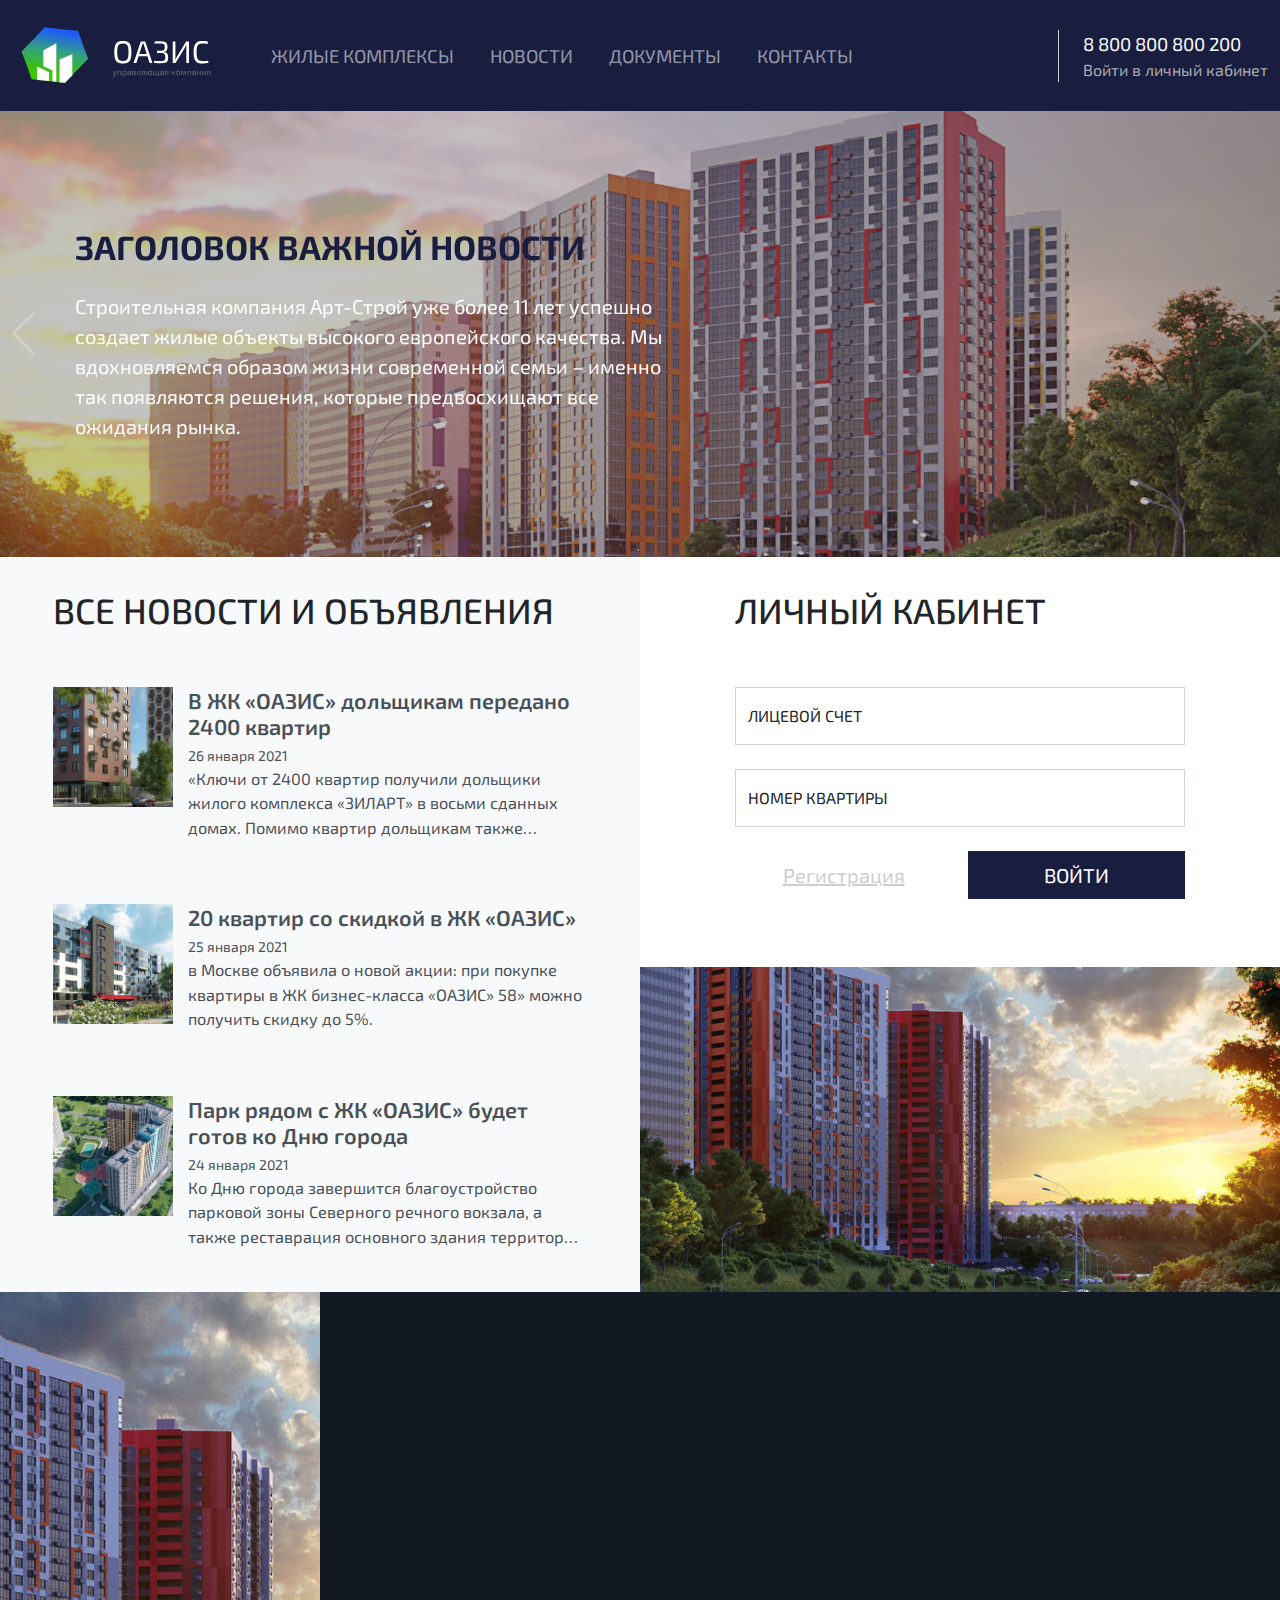
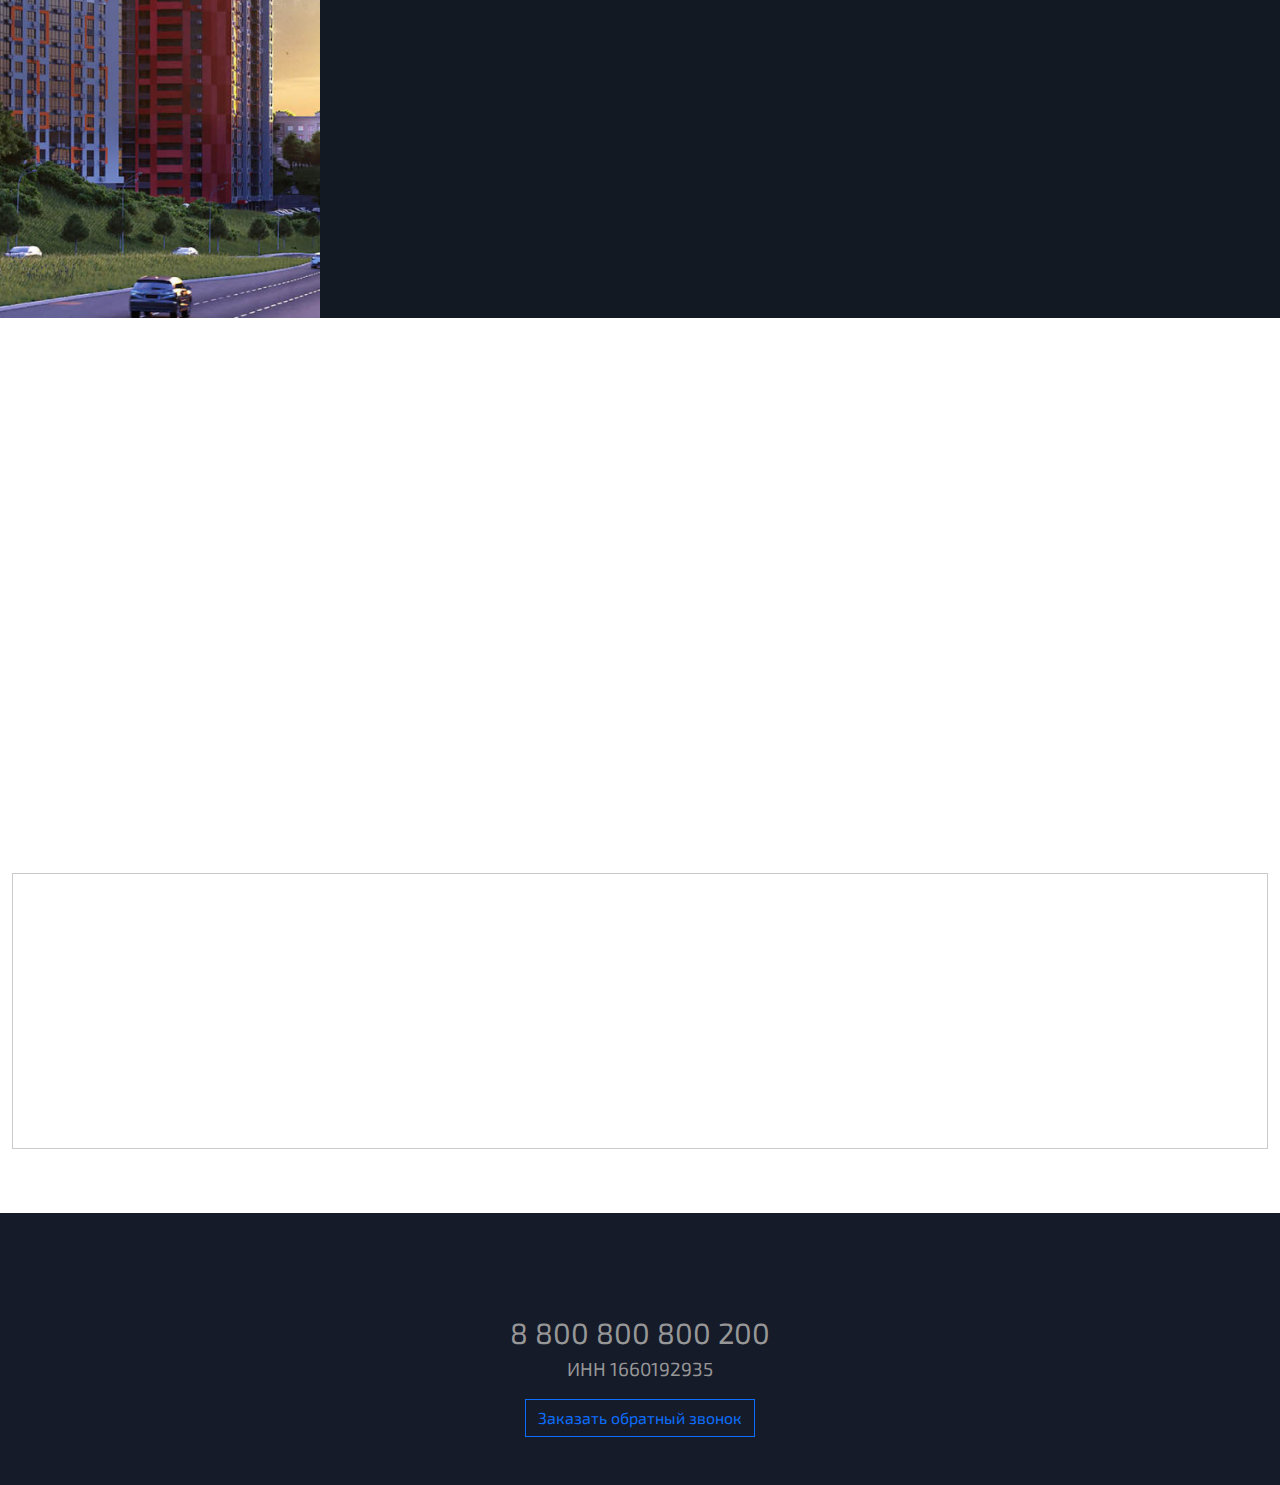
<file: index.html>
<!DOCTYPE html>
<html lang="ru">

<head>
    <meta charset="UTF-8">
    <meta name="viewport" content="width=device-width, initial-scale=1.0">
    <title>ОАЗИС - управляющая компания</title>
    <link rel="apple-touch-icon" sizes="180x180" href="assets/images/favicon/apple-touch-icon.png">
    <link rel="icon" type="image/png" sizes="32x32" href="assets/images/favicon/favicon-32x32.png">
    <link rel="icon" type="image/png" sizes="16x16" href="assets/images/favicon/favicon-16x16.png">
    <link rel="manifest" href="assets/images/favicon/site.webmanifest">
    <meta name="msapplication-TileColor" content="#da532c">
    <meta name="theme-color" content="#ffffff">
    <link rel="stylesheet" href="assets/libs/animate.css/animate.css">
    <link rel="preconnect" href="https://fonts.gstatic.com">
    <link href="https://fonts.googleapis.com/css2?family=Exo+2:wght@300;400;500;600;700&display=swap" rel="stylesheet">
    <link rel="stylesheet" href="https://cdnjs.cloudflare.com/ajax/libs/animate.css/4.1.1/animate.min.css" />
    <link rel="stylesheet" href="css/style.css">
    <link rel="stylesheet" href="assets/libs/bootstrap/css/bootstrap.css">
    <link rel="stylesheet" href="assets/libs/swiper/swiper-bundle.min.css">


</head>

<body class="min-vh-100">
    <header class="header">
        <nav class="navbar navbar-dark navbar-expand-lg header__navbar">
            <div class="container-xxl">
                <a class="navbar-brand" href="#">
                    <img src="assets/svg/logo.svg" alt="">
                </a>
                <button class="navbar-toggler rounded-0" type="button" data-bs-toggle="collapse" data-bs-target="#navbarText"
                    aria-controls="navbarText" aria-expanded="false" aria-label="Toggle navigation">
                    <span class="navbar-toggler-icon"></span>
                </button>
                <div class="collapse navbar-collapse" id="navbarText">
                    <ul class="navbar-nav me-auto mb-2 mb-lg-0">
                        <li class="nav-item">
                            <a class="nav-link" aria-current="page" href="#">Жилые комплексы </a>
                        </li>
                        <li class="nav-item">
                            <a class="nav-link" href="#">Новости</a>
                        </li>
                        <li class="nav-item">
                            <a class="nav-link" href="#">Документы</a>
                        </li>
                        <li class="nav-item">
                            <a class="nav-link" href="#">Контакты</a>
                        </li>
                    </ul>
                    <div class="header__info">
                        <div class="header__phone">
                            <a href="tel:+8800800800200">8 800 800 800 200</a>
                        </div>
                        <div class="header__lk-link">
                            <a href="">Войти в личный кабинет</a>
                        </div>
                    </div>
                </div>
            </div>
        </nav>
    </header>
    <div class="swiper-container swiper-main animate__animated animate__fadeIn" data-wow-delay="0.4s">
        <div class="swiper-wrapper">
            <div class="swiper-slide">
                <div class="slide__overlay"></div>
                <img class="w-100" src="assets/images/slide/01.png" alt="">
                <div class="slide__wrapper">
                    <div class="slide__desc">
                        <div class="slide__inner">
                            <h1 class="title mb-sm-4">ЗАГОЛОВОК ВАЖНОЙ
                                НОВОСТИ</h1>
                            <p>Строительная компания Арт-Строй уже более 11 лет успешно создает жилые объекты высокого
                                европейского качества. Мы вдохновляемся образом жизни современной семьи – именно так
                                появляются
                                решения, которые предвосхищают все ожидания рынка.</p>
                        </div>
                    </div>
                </div>

            </div>
            <div class="swiper-slide">
                <div class="slide__overlay"></div>
                <img class="w-100" src="assets/images/slide/01.png" alt="">
                <div class="slide__wrapper">
                    <div class="slide__desc">
                        <div class="slide__inner">
                            <h1 class="title mb-sm-4">ЗАГОЛОВОК ВАЖНОЙ
                                НОВОСТИ</h1>
                            <p>Строительная компания Арт-Строй уже более 11 лет успешно создает жилые объекты высокого
                                европейского качества. Мы вдохновляемся образом жизни современной семьи – именно так
                                появляются
                                решения, которые предвосхищают все ожидания рынка.</p>
                        </div>

                    </div>
                </div>
            </div>
        </div>
        <!-- Add Arrows -->
        <div class="swiper-button-next"></div>
        <div class="swiper-button-prev"></div>
  
    </div>
    <div class="container-fluid">
        <div class="row">
            <div class="col-lg-6 bg-light p-0" >
                <div class="news__wrap">
                    <h1 class="title wow animate__animated animate__fadeInUp" data-wow-delay="0.4s">
                        ВСЕ НОВОСТИ И ОБЪЯВЛЕНИЯ
                    </h1>
                    <div class="list-group news__list-group pt-sm-5 animate__animated animate__fadeIn" data-wow-delay="0.3s">
                        <a href="#" class="list-group-item list-group-item-action">
                            <img class="" src="assets/images/news/01.jpg" alt="">
                            <div class="news__list-wrap">
                                <h5 class="mb-1">В ЖК «ОАЗИС» дольщикам передано 2400 квартир</h5>
                                <small>26 января 2021</small>
                                <p class="mb-1 ">
                                    «Ключи от 2400 квартир получили дольщики жилого комплекса «ЗИЛАРТ» в восьми сданных
                                    домах. Помимо квартир дольщикам также передано 1374 машино-места», — сообщила глава
                                    комитета Москвы по обеспечению реализации инвестиционных проектов в строительстве и
                                    контролю в области долевого строительства Анастасия Пятова.
                                </p>
                            </div>
                        </a>
                        <a href="#" class="list-group-item list-group-item-action">
                            <img class="" src="assets/images/news/02.jpg" alt="">
                            <div class="news__list-wrap">
                                <h5 class="mb-1">20 квартир со скидкой в ЖК «ОАЗИС»</h5>
                                <small>25 января 2021</small>
                                <p class="mb-1">в Москве объявила о новой акции: при покупке квартиры в ЖК бизнес-класса
                                    «ОАЗИС» 58» можно получить скидку до 5%.</p>
                            </div>
                        </a>
                        <a href="#" class="list-group-item list-group-item-action">
                            <img class="" src="assets/images/news/03.jpg" alt="">
                            <div class="news__list-wrap">
                                <h5 class="mb-1">Парк рядом с ЖК «ОАЗИС» будет готов ко Дню города</h5>
                                <small>24 января 2021</small>
                                <p class="mb-1">
                                    Ко Дню города завершится благоустройство парковой зоны Северного речного вокзала, а
                                    также реставрация основного здания территории вблизи жилого комплекса бизнес-класса
                                    «ОАЗИС».
                                </p>

                            </div>
                        </a>
                 
                    </div>

                </div>

            </div>
            <div class="col-lg-6 p-0">
                <div class="lk__wrap">
                    <h1 class="title wow animate__animated animate__fadeInUp" data-wow-delay="0.5s">
                        ЛИЧНЫЙ КАБИНЕТ
                    </h1>
                    <div class="lk__form-wrap pt-sm-5 animate__animated animate__fadeIn" data-wow-delay="0.3s">
                        <form action="">
                            <div class="form-floating mb-4">
                                <input type="text" class="form-control" id="personalAccount" placeholder="ЛИЦЕВОЙ СЧЕТ">
                                <label for="personalAccount">ЛИЦЕВОЙ СЧЕТ</label>
                            </div>
                            <div class="form-floating">
                                <input type="text" class="form-control" id="Apartment" placeholder="НОМЕР КВАРТИРЫ">
                                <label for="Apartment">НОМЕР КВАРТИРЫ</label>
                            </div>

                            <div class="d-flex pt-4">
                                <button class="btn btn-lg btn__regist w-100 me-3" type="button">Регистрация</button>
                                <button class="btn btn-lg btn__enter w-100" type="button">ВОЙТИ</button>
                            </div>

                        </form>
                    </div>

                </div>
                <div class="lk__promo animate__animated animate__fadeIn" data-wow-delay="0.3s">
                    <img src="assets/images/promo/01.png" alt="">
                </div>


            </div>
        </div>
    </div>
    <section class="features">
        <div class="container-fluid">
            <div class="row">
                <div class="col-lg-3 p-0">
                    <div class="promo__img " style="background-image: url('./assets/images/promo/02.png');">
                      
                      </div>
                </div>
                <div class="col p-0">
                    <div class="features__wrap">
                        <div class="features__description">
                            <h1 class="title wow animate__animated animate__fadeInDown" data-wow-delay="0.4s">
                                УПРАВЛЯЮЩАЯ КОМПАНИЯ КОТОРАЯ ЗАБОТИТСЯ О ВАС!
                            </h1>
                            <p class="text pt-sm-4 wow animate__animated animate__fadeIn" data-wow-delay="0.5s">
                                Строительная компания Арт-Строй уже более 11 лет успешно создает жилые объекты высокого
                                европейского качества. Мы вдохновляемся образом жизни современной семьи – именно так
                                появляются решения, которые предвосхищают все ожидания рынка.
                            </p>
                        </div>
                        <div class="row mt-sm-5 g-4">
                            <div class="col-xl-6">
                                <div class="features__item wow animate__animated animate__fadeInUp" data-wow-delay="0.3s">
                                    <svg xmlns="http://www.w3.org/2000/svg" width="60" height="60" fill="currentColor" class="bi bi-wallet2" viewBox="0 0 16 16">
                                        <path d="M12.136.326A1.5 1.5 0 0 1 14 1.78V3h.5A1.5 1.5 0 0 1 16 4.5v9a1.5 1.5 0 0 1-1.5 1.5h-13A1.5 1.5 0 0 1 0 13.5v-9a1.5 1.5 0 0 1 1.432-1.499L12.136.326zM5.562 3H13V1.78a.5.5 0 0 0-.621-.484L5.562 3zM1.5 4a.5.5 0 0 0-.5.5v9a.5.5 0 0 0 .5.5h13a.5.5 0 0 0 .5-.5v-9a.5.5 0 0 0-.5-.5h-13z"/>
                                      </svg>
                                    <div class="features__item-inner">
                                        <h2 class="features__title">
                                            Лучшие цены
                                        </h2>
                                        <p class="text">
                                            Поставки напрямую от производителей
                                        </p>
                                    </div>
                                </div>
                            </div>
                            <div class="col-xl-6">
                                <div class="features__item wow animate__animated animate__fadeInUp" data-wow-delay="0.4s">
                                    <svg xmlns="http://www.w3.org/2000/svg" width="60" height="60" fill="currentColor" class="bi bi-people" viewBox="0 0 16 16">
                                        <path d="M15 14s1 0 1-1-1-4-5-4-5 3-5 4 1 1 1 1h8zm-7.978-1A.261.261 0 0 1 7 12.996c.001-.264.167-1.03.76-1.72C8.312 10.629 9.282 10 11 10c1.717 0 2.687.63 3.24 1.276.593.69.758 1.457.76 1.72l-.008.002a.274.274 0 0 1-.014.002H7.022zM11 7a2 2 0 1 0 0-4 2 2 0 0 0 0 4zm3-2a3 3 0 1 1-6 0 3 3 0 0 1 6 0zM6.936 9.28a5.88 5.88 0 0 0-1.23-.247A7.35 7.35 0 0 0 5 9c-4 0-5 3-5 4 0 .667.333 1 1 1h4.216A2.238 2.238 0 0 1 5 13c0-1.01.377-2.042 1.09-2.904.243-.294.526-.569.846-.816zM4.92 10A5.493 5.493 0 0 0 4 13H1c0-.26.164-1.03.76-1.724.545-.636 1.492-1.256 3.16-1.275zM1.5 5.5a3 3 0 1 1 6 0 3 3 0 0 1-6 0zm3-2a2 2 0 1 0 0 4 2 2 0 0 0 0-4z"/>
                                      </svg>
                                    <div class="features__item-inner">
                                        <h2 class="features__title">
                                            Довольные клиенты
                                        </h2>
                                        <p class="text">
                                            90% клиентов приходят к нам по рекомендации друзей
                                        </p>
                                    </div>
                                </div>
                            </div>
                            <div class="col-xl-6">
                                <div class="features__item wow animate__animated animate__fadeInUp" data-wow-delay="0.5s">
                                    <svg xmlns="http://www.w3.org/2000/svg" width="60" height="60" fill="currentColor" class="bi bi-check2-square" viewBox="0 0 16 16">
                                        <path d="M3 14.5A1.5 1.5 0 0 1 1.5 13V3A1.5 1.5 0 0 1 3 1.5h8a.5.5 0 0 1 0 1H3a.5.5 0 0 0-.5.5v10a.5.5 0 0 0 .5.5h10a.5.5 0 0 0 .5-.5V8a.5.5 0 0 1 1 0v5a1.5 1.5 0 0 1-1.5 1.5H3z"/>
                                        <path d="M8.354 10.354l7-7a.5.5 0 0 0-.708-.708L8 9.293 5.354 6.646a.5.5 0 1 0-.708.708l3 3a.5.5 0 0 0 .708 0z"/>
                                      </svg>
                                    <div class="features__item-inner">
                                        <h2 class="features__title">
                                            Качество
                                        </h2>
                                        <p class="text">
                                            Предлагаем только сертифицированную продукцию
                                        </p>
                                    </div>
                                </div>
                            </div>
                            <div class="col-xl-6">
                                <div class="features__item wow animate__animated animate__fadeInUp" data-wow-delay="0.6s">
                                    <svg xmlns="http://www.w3.org/2000/svg" width="60" height="60" fill="currentColor"
                                        class="bi bi-building" viewBox="0 0 16 16">
                                        <path fill-rule="evenodd"
                                            d="M14.763.075A.5.5 0 0 1 15 .5v15a.5.5 0 0 1-.5.5h-3a.5.5 0 0 1-.5-.5V14h-1v1.5a.5.5 0 0 1-.5.5h-9a.5.5 0 0 1-.5-.5V10a.5.5 0 0 1 .342-.474L6 7.64V4.5a.5.5 0 0 1 .276-.447l8-4a.5.5 0 0 1 .487.022zM6 8.694L1 10.36V15h5V8.694zM7 15h2v-1.5a.5.5 0 0 1 .5-.5h2a.5.5 0 0 1 .5.5V15h2V1.309l-7 3.5V15z" />
                                        <path
                                            d="M2 11h1v1H2v-1zm2 0h1v1H4v-1zm-2 2h1v1H2v-1zm2 0h1v1H4v-1zm4-4h1v1H8V9zm2 0h1v1h-1V9zm-2 2h1v1H8v-1zm2 0h1v1h-1v-1zm2-2h1v1h-1V9zm0 2h1v1h-1v-1zM8 7h1v1H8V7zm2 0h1v1h-1V7zm2 0h1v1h-1V7zM8 5h1v1H8V5zm2 0h1v1h-1V5zm2 0h1v1h-1V5zm0-2h1v1h-1V3z" />
                                    </svg>
                                    <div class="features__item-inner">
                                        <h2 class="features__title">
                                            Клиентский сервис
                                        </h2>
                                        <p class="text">
                                            Отвечаем на вопросы клиентов в течение 10 минут
                                        </p>
                                    </div>
                                </div>
                            </div>


                        </div>
                    </div>

                </div>
            </div>
        </div>
    </section>
    <section class="projects">
        <div class="container-fluid">
            <div class="row">
                <div class="col-sm-6 col-lg-4 p-0">
                    <div class="text-white projects__card wow animate__animated animate__fadeIn" data-wow-delay="0.4s">
                        <a href="">
                            <img src="assets/images/projects/01.png" alt="...">
                            <div class="card-img-overlay">
                                <h1 class="title wow animate__animated animate__fadeInUp" data-wow-delay="0.4s">ЖК ЛЕГЕНДА</h1>
                            </div>
                        </a>
                    </div>
                </div>
                <div class="col-sm-6 col-lg-4 p-0">
                    <div class="text-white projects__card wow animate__animated animate__fadeIn" data-wow-delay="0.4s">
                        <a href="">
                            <img src="assets/images/projects/02.png" alt="...">
                            <div class="card-img-overlay">
                                <h1 class="title wow animate__animated animate__fadeInUp" data-wow-delay="0.4s">ЖК ЛЕГЕНДА</h1>
                            </div>
                        </a>
                    </div>
                </div>
                <div class="col-sm-6 col-lg-4 p-0">
                    <div class="text-white projects__card wow animate__animated animate__fadeIn" data-wow-delay="0.4s">
                        <a href="">
                            <img src="assets/images/projects/03.png" alt="...">
                            <div class="card-img-overlay">
                                <h1 class="title wow animate__animated animate__fadeInUp" data-wow-delay="0.4s">ДОМ НА КАРБЫШЕВА</h1>
                            </div>
                        </a>
                    </div>
                </div>
            </div>
        </div>

    </section>
    <section class="info">
        <div class="container-xxl">
            <h1 class="title wow animate__animated animate__fadeIn" data-wow-delay="0.4s">ТЕКСТОВЫЙ БЛОК</h1>
            <div class="info__inner mt-sm-5">
            <div class="row">
                <div class="col-lg-6">
                    <div class="info__wrap">
                        <p class="text wow animate__animated animate__fadeIn" data-wow-delay="0.3s">
                            Строительная компания Арт-Строй уже более 11 лет успешно создает жилые объекты высокого
                            европейского качества. Мы вдохновляемся образом жизни современной семьи – именно так
                            появляются решения, которые предвосхищают все ожидания рынка.
                            Прародителем текста-рыбы является известный "Lorem Ipsum" – латинский текст, ноги которого
                            растут аж из 45 года до нашей эры. Сервисов по созданию случайного текста на основе
                        </p>
                    </div>
                </div>
                <div class="col-lg-6">
                    <div class="info__wrap">
                        <p class="text wow animate__animated animate__fadeIn" data-wow-delay="0.4s">
                            Lorem Ipsum великое множество, однако все они имеют один существенный недостаток: их "рыба
                            текст" подходит лишь для англоязычных ресурсов/проектов. Мы же, фактически, предлагаем Lorem
                            Ipsum на русском языке – вы можете использовать полученный здесь контент абсолютно бесплатно
                            и в любых целях, не запрещённых законодательством. Однако в случае, если сгенерированный
                            здесь текст используется в коммерческом или публичном проекте, ссылка на наш сервис
                            обязательна.
                        </p>
                    </div>
                </div>
            </div>
        </div>
        </div>
    </section>
    <footer class="footer mt-auto">
        <div class="container-xxl">
            <div class="row">
                <div class="col-12">
                    <div class="footer__contacts">
                        <h1 class="title wow animate__animated animate__fadeIn" data-wow-delay="0.3s">НАШИ КОНТАКТЫ</h1>
                        <a class="phone" href="tel:+8800800800200">8 800 800 800 200</a>
                        <span>ИНН 1660192935</span>
                        <button href="" class="btn btn-outline-primary mt-3 rounded-0">Заказать обратный звонок</button>
                    </div>
                </div>
            </div>
        </div>
    </footer>
</body>
<script src="assets/libs/wow/wow.js"></script>
<script src="scripts/index.js"></script>
<script src="assets/libs/bootstrap/js/bootstrap.js"></script>
<script src="assets/libs/swiper/swiper-bundle.min.js"></script>



</html>
</file>
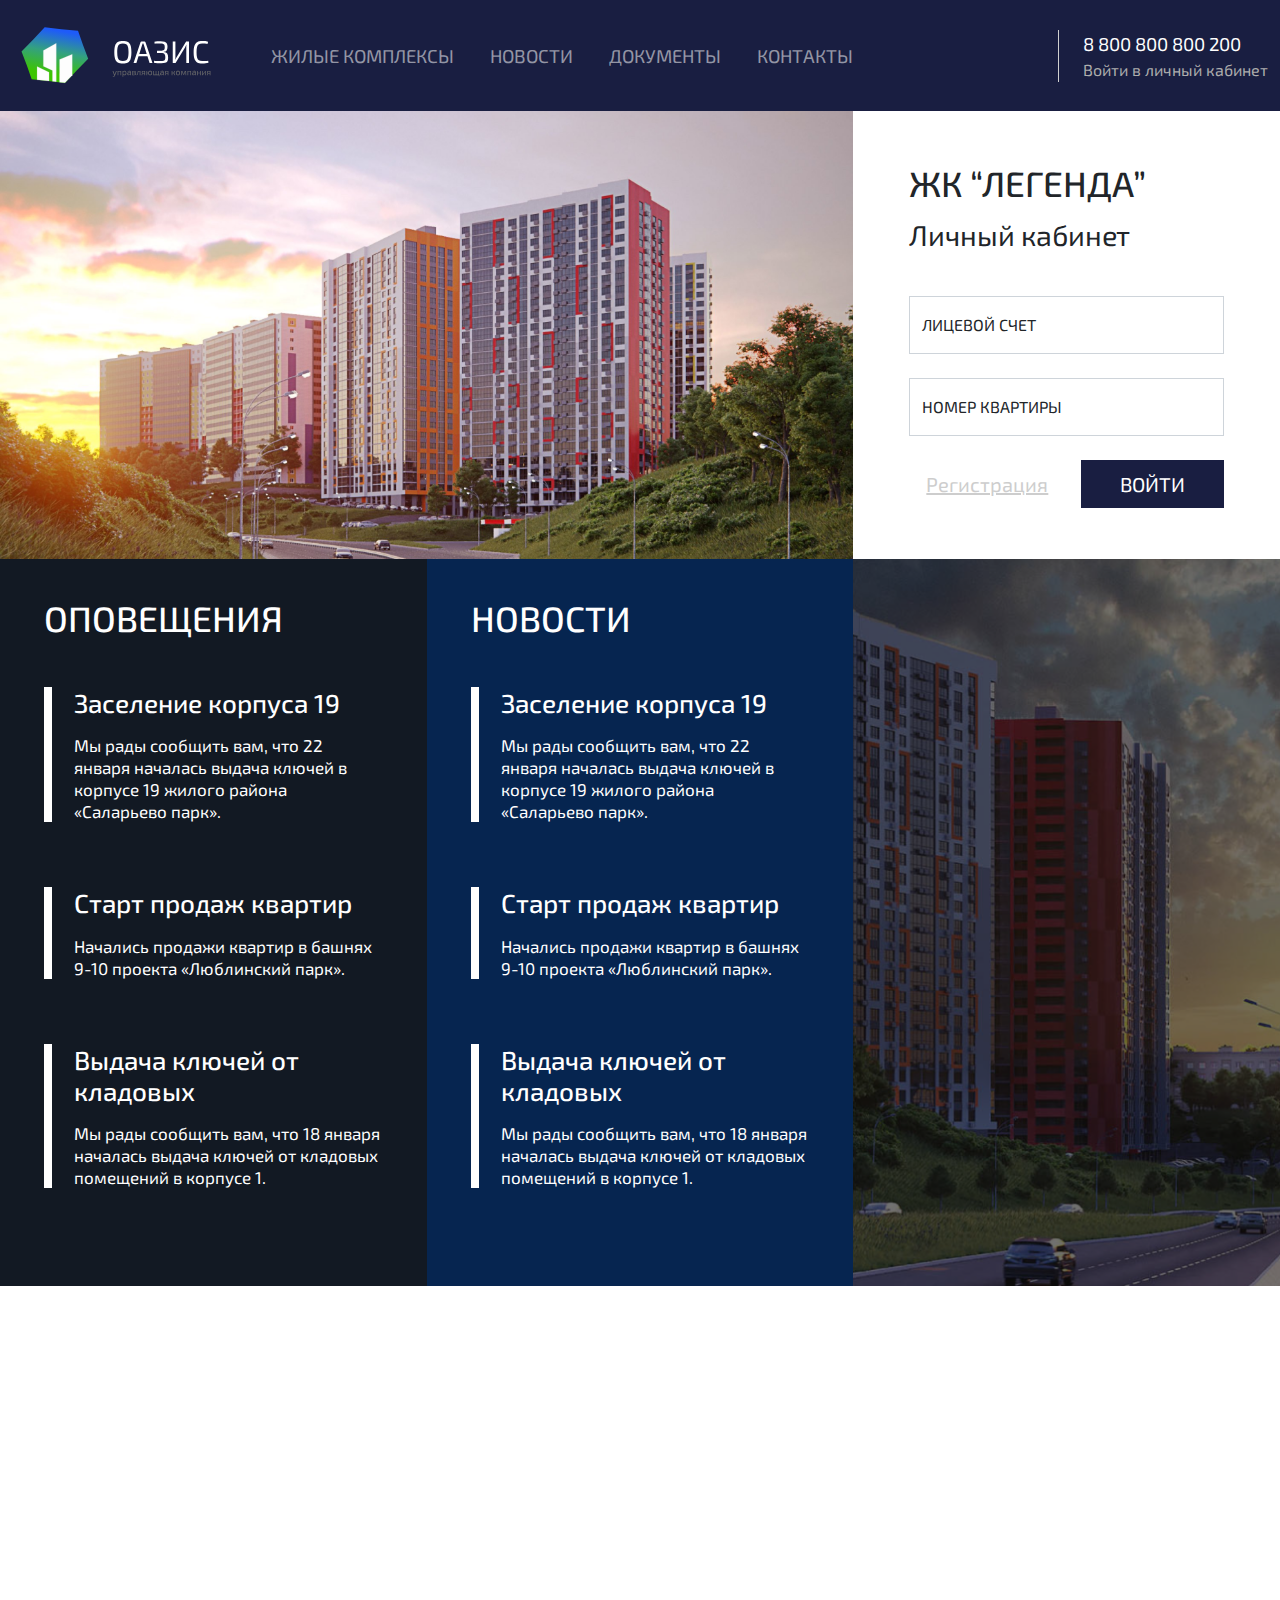
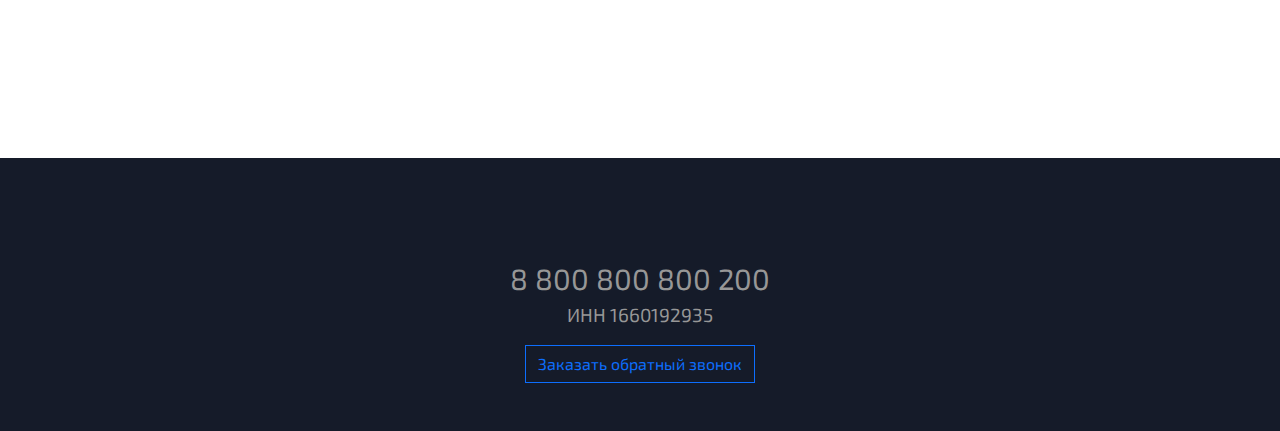
<file: index-2.html>
<!DOCTYPE html>
<html lang="ru">

<head>
  <meta charset="UTF-8">
  <meta name="viewport" content="width=device-width, initial-scale=1.0">
  <title>ОАЗИС - управляющая компания</title>
  <link rel="apple-touch-icon" sizes="180x180" href="assets/images/favicon/apple-touch-icon.png">
  <link rel="icon" type="image/png" sizes="32x32" href="assets/images/favicon/favicon-32x32.png">
  <link rel="icon" type="image/png" sizes="16x16" href="assets/images/favicon/favicon-16x16.png">
  <link rel="manifest" href="assets/images/favicon/site.webmanifest">
  <meta name="msapplication-TileColor" content="#da532c">
  <meta name="theme-color" content="#ffffff">
  <link rel="stylesheet" href="assets/libs/animate.css/animate.css">
  <link rel="preconnect" href="https://fonts.gstatic.com">
  <link href="https://fonts.googleapis.com/css2?family=Exo+2:wght@300;400;500;600;700&display=swap" rel="stylesheet">
  <link rel="stylesheet" href="css/style.css">
  <link rel="stylesheet" href="assets/libs/bootstrap/css/bootstrap.css">
  <link rel="stylesheet" href="assets/libs/swiper/swiper-bundle.min.css">


</head>

<body class="">
  <header class="header">
    <nav class="navbar navbar-dark navbar-expand-lg header__navbar">
      <div class="container-xxl">
        <a class="navbar-brand" href="#">
          <img src="assets/svg/logo.svg" alt="">
        </a>
        <button class="navbar-toggler rounded-0" type="button" data-bs-toggle="collapse" data-bs-target="#navbarText"
          aria-controls="navbarText" aria-expanded="false" aria-label="Toggle navigation">
          <span class="navbar-toggler-icon"></span>
        </button>
        <div class="collapse navbar-collapse" id="navbarText">
          <ul class="navbar-nav me-auto mb-2 mb-lg-0">
            <li class="nav-item">
              <a class="nav-link" aria-current="page" href="#">Жилые комплексы </a>
            </li>
            <li class="nav-item">
              <a class="nav-link" href="#">Новости</a>
            </li>
            <li class="nav-item">
              <a class="nav-link" href="#">Документы</a>
            </li>
            <li class="nav-item">
              <a class="nav-link" href="#">Контакты</a>
            </li>
          </ul>
          <div class="header__info">
            <div class="header__phone">
              <a href="tel:+8800800800200">8 800 800 800 200</a>
            </div>
            <div class="header__lk-link">
              <a href="">Войти в личный кабинет</a>
            </div>
          </div>
        </div>
      </div>
    </nav>
  </header>
  <section class="logon">
    <div class="container-fluid">
      <div class="row">
        <div class="col-lg-8 p-0 wow animate__animated animate__fadeIn" data-wow-delay="0.2s">
          <div class="logon__img">
            <img src="assets/images/promo/5.png" alt="">
          </div>
        </div>
        <div class="col-lg-4 p-0">
          <div class="logon__wrap animate__animated animate__fadeIn" data-wow-delay="0.4s">
            <h1 class="title">
              ЖК “ЛЕГЕНДА”
            </h1>
            <p>Личный кабинет</p>
            <div class="logon__form-wrap pt-sm-4">
              <form action="">
                <div class="form-floating mb-4">
                  <input type="text" class="form-control rounded-0" id="personalAccount" placeholder="ЛИЦЕВОЙ СЧЕТ">
                  <label for="personalAccount">ЛИЦЕВОЙ СЧЕТ</label>
                </div>
                <div class="form-floating">
                  <input type="text" class="form-control rounded-0" id="Apartment" placeholder="НОМЕР КВАРТИРЫ">
                  <label for="Apartment">НОМЕР КВАРТИРЫ</label>
                </div>

                <div class="d-flex pt-4">
                  <button class="btn btn-lg btn__regist w-100 me-3" type="button">Регистрация</button>
                  <button class="btn btn-lg btn__enter w-100" type="button">ВОЙТИ</button>
                </div>

              </form>
            </div>

          </div>

        </div>
      </div>
    </div>

  </section>
  <section class="notice">
    <div class="container-fluid">
      <div class="row">
        <div class="col-lg-4 p-0">
          <div class="notice__wrap message">
            <h1 class="title wow animate__animated animate__fadeInDown" data-wow-delay="0.3s">
              ОПОВЕЩЕНИЯ
            </h1>
            <ul class="notice__list mt-sm-5 wow animate__animated animate__fadeIn" data-wow-delay="0.4s">
              <li class="notice__item">
                <a href="">
                <h2>Заселение корпуса 19</h2>
                <p class="pt-2">Мы рады сообщить вам, что 22 января началась выдача ключей в корпусе 19 жилого района «Саларьево парк».
                </p>
              </a>
              </li>
              <li class="notice__item">
                <a href="">
                <h2>Старт продаж квартир</h2>
                <p class="pt-2">Начались продажи квартир в башнях 9-10 проекта «Люблинский парк». 
                </p>
              </a>
              </li>
              <li class="notice__item">
                <a href="">
                <h2>Выдача ключей от кладовых</h2>
                <p class="pt-2">Мы рады сообщить вам, что 18 января началась выдача ключей от кладовых помещений в корпусе 1. 
                </p>
              </a>
              </li>
            </ul>
            <div class="notice__more mt-5 wow animate__animated animate__fadeIn" data-wow-delay="0.5s">
              <a href="">ВСЕ  ОПОВЕЩЕНИЯ</a>
            </div>
          </div>
  
        </div>
        <div class="col-lg-4 p-0">
          <div class="notice__wrap news">
            <h1 class="title wow animate__animated animate__fadeInDown" data-wow-delay="0.3s">
              НОВОСТИ
            </h1>
            <ul class="notice__list mt-sm-5 wow animate__animated animate__fadeIn" data-wow-delay="0.4s">
              <li class="notice__item">
                <a href="">
                <h2>Заселение корпуса 19</h2>
                <p class="pt-2">Мы рады сообщить вам, что 22 января началась выдача ключей в корпусе 19 жилого района «Саларьево парк».
                </p>
              </a>
              </li>
              <li class="notice__item">
                <a href="">
                <h2>Старт продаж квартир</h2>
                <p class="pt-2">Начались продажи квартир в башнях 9-10 проекта «Люблинский парк». 
                </p>
              </a>
              </li>
              <li class="notice__item">
                <a href="">
                <h2>Выдача ключей от кладовых</h2>
                <p class="pt-2">Мы рады сообщить вам, что 18 января началась выдача ключей от кладовых помещений в корпусе 1. 
                </p>
              </a>
              </li>
            </ul>
            <div class="notice__more mt-5 wow animate__animated animate__fadeIn" data-wow-delay="0.5s">
              <a href="">ВСЕ НОВОСТИ</a>
            </div>
          </div>
  
        </div>
        <div class="col-lg-4 p-0">
          <div class="promo__img" style="background-image: url('./assets/images/promo/02.png');">
            <div class="promo__overlay"></div>
          </div>
        </div>
 
      </div>
  
      
    </div>

  </section>

  <section class="documents">
    <div class="container-xxl">
      <div class="documents__inner">
        <h1 class="title wow animate__animated animate__fadeInDown" data-wow-delay="0.4s">Документы для ЖК “Легенда”</h1>
        <div class="row mt-sm-5 g-4 justify-content-lg-center wow animate__animated animate__fadeIn" data-wow-delay="0.5s">
          <div class="col-lg-4 col-sm-6">
            <div class="documents__item">
              <div class="documents__item-wrap">
                <a target="_blank" href="">
                  <div class="documents__title">
                    Документ номер один
                  </div>
                  <span class="documents__info">
                    (pdf, 103 кб)
                  </span>
                </a>
              </div>
            </div>
          </div>
          <div class="col-lg-4 col-sm-6">
            <div class="documents__item">
              <div class="documents__item-wrap">
                <a target="_blank" href="">
                  <div class="documents__title">
                    Документ номер один
                  </div>
                  <span class="documents__info">
                    (pdf, 103 кб)
                  </span>
                </a>
              </div>
            </div>
          </div>
          <div class="col-lg-4 col-sm-6">
            <div class="documents__item">
              <div class="documents__item-wrap">
                <a target="_blank" href="">
                  <div class="documents__title">
                    Документ номер один
                  </div>
                  <span class="documents__info">
                    (pdf, 103 кб)
                  </span>
                </a>
              </div>
            </div>
          </div>
          <div class="col-lg-4 col-sm-6">
            <div class="documents__item">
              <div class="documents__item-wrap">
                <a target="_blank" href="">
                  <div class="documents__title">
                    Документ номер один
                  </div>
                  <span class="documents__info">
                    (pdf, 103 кб)
                  </span>
                </a>
              </div>
            </div>
          </div>
          <div class="col-lg-4 col-sm-6">
            <div class="documents__item">
              <div class="documents__item-wrap">
                <a target="_blank" href="">
                  <div class="documents__title">
                    Документ номер один
                  </div>
                  <span class="documents__info">
                    (pdf, 103 кб)
                  </span>
                </a>
              </div>
            </div>
          </div>
          <div class="col-lg-4 col-sm-6">
            <div class="documents__item">
              <div class="documents__item-wrap">
                <a target="_blank" href="">
                  <div class="documents__title">
                    Документ номер один
                  </div>
                  <span class="documents__info">
                    (pdf, 103 кб)
                  </span>
                </a>
              </div>
            </div>
          </div>
          <div class="col-lg-4 col-sm-6">
            <div class="documents__item">
              <div class="documents__item-wrap">
                <a target="_blank" href="">
                  <div class="documents__title">
                    Документ номер один
                  </div>
                  <span class="documents__info">
                    (pdf, 103 кб)
                  </span>
                </a>
              </div>
            </div>
          </div>
          <div class="col-lg-4 col-sm-6">
            <div class="documents__item">
              <div class="documents__item-wrap">
                <a target="_blank" href="">
                  <div class="documents__title">
                    Документ номер один
                  </div>
                  <span class="documents__info">
                    (pdf, 103 кб)
                  </span>
                </a>
              </div>
            </div>
          </div>
          <div class="col-lg-4 col-sm-6">
            <div class="documents__item">
              <div class="documents__item-wrap">
                <a target="_blank" href="">
                  <div class="documents__title">
                    Документ номер один
                  </div>
                  <span class="documents__info">
                    (pdf, 103 кб)
                  </span>
                </a>
              </div>
            </div>
          </div>

        </div>


      </div>
    </div>
  </section>



  <footer class="footer mt-auto">
    <div class="container-xxl">
      <div class="row">
        <div class="col-12">
          <div class="footer__contacts">
            <h1 class="title wow animate__animated animate__fadeIn" data-wow-delay="0.3s">НАШИ КОНТАКТЫ</h1>
            <a class="phone" href="tel:+8800800800200">8 800 800 800 200</a>
            <span>ИНН 1660192935</span>
            <button href="" class="btn btn-outline-primary mt-3 rounded-0">Заказать обратный звонок</button>
          </div>
        </div>
      </div>
    </div>
  </footer>
</body>
<script src="assets/libs/wow/wow.js"></script>
<script src="scripts/index.js"></script>
<script src="assets/libs/bootstrap/js/bootstrap.js"></script>
<script src="assets/libs/swiper/swiper-bundle.min.js"></script>

</html>
</file>
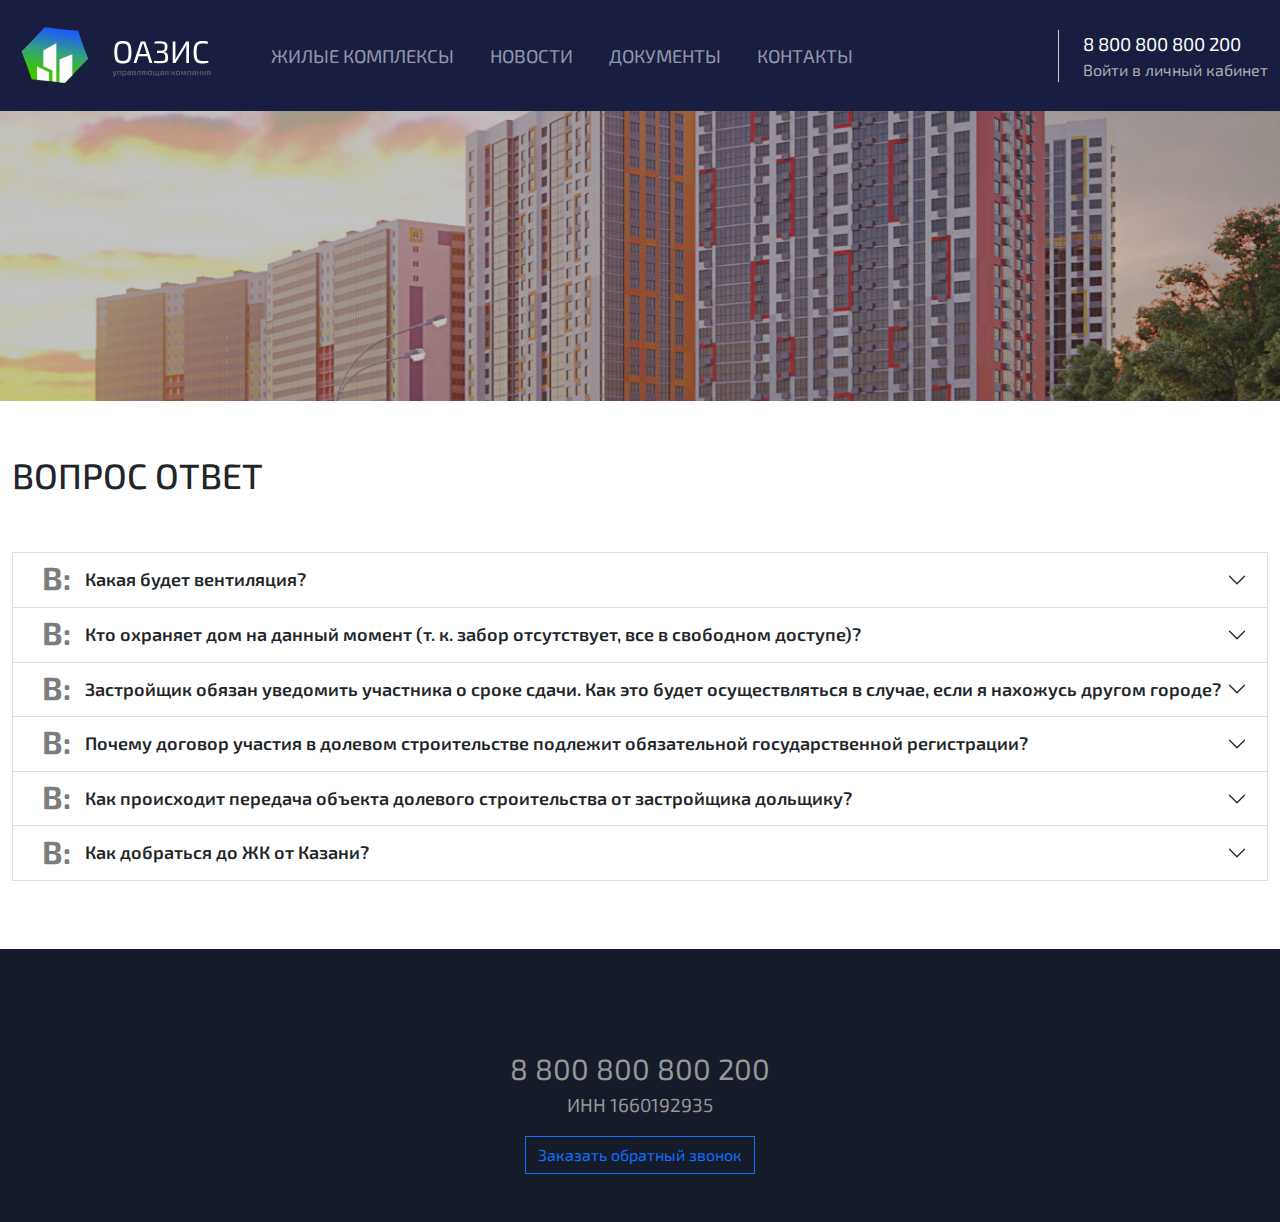
<file: question-answer.html>
<!DOCTYPE html>
<html lang="ru">

<head>
  <meta charset="UTF-8">
  <meta name="viewport" content="width=device-width, initial-scale=1.0">
  <title>ОАЗИС - управляющая компания</title>
  <link rel="apple-touch-icon" sizes="180x180" href="assets/images/favicon/apple-touch-icon.png">
  <link rel="icon" type="image/png" sizes="32x32" href="assets/images/favicon/favicon-32x32.png">
  <link rel="icon" type="image/png" sizes="16x16" href="assets/images/favicon/favicon-16x16.png">
  <link rel="manifest" href="assets/images/favicon/site.webmanifest">
  <meta name="msapplication-TileColor" content="#da532c">
  <meta name="theme-color" content="#ffffff">
  <link rel="stylesheet" href="assets/libs/animate.css/animate.css">
  <link rel="preconnect" href="https://fonts.gstatic.com">
  <link href="https://fonts.googleapis.com/css2?family=Exo+2:wght@300;400;500;600;700&display=swap" rel="stylesheet">
  <link rel="stylesheet" href="css/style.css">
  <link rel="stylesheet" href="assets/libs/bootstrap/css/bootstrap.css">
  <link rel="stylesheet" href="assets/libs/swiper/swiper-bundle.min.css">
</head>

<body class="">
  <header class="header">
    <nav class="navbar navbar-dark navbar-expand-lg header__navbar">
      <div class="container-xxl">
        <a class="navbar-brand" href="#">
          <img src="assets/svg/logo.svg" alt="">
        </a>
        <button class="navbar-toggler rounded-0" type="button" data-bs-toggle="collapse" data-bs-target="#navbarText"
          aria-controls="navbarText" aria-expanded="false" aria-label="Toggle navigation">
          <span class="navbar-toggler-icon"></span>
        </button>
        <div class="collapse navbar-collapse" id="navbarText">
          <ul class="navbar-nav me-auto mb-2 mb-lg-0">
            <li class="nav-item">
              <a class="nav-link" aria-current="page" href="#">Жилые комплексы </a>
            </li>
            <li class="nav-item">
              <a class="nav-link" href="#">Новости</a>
            </li>
            <li class="nav-item">
              <a class="nav-link" href="#">Документы</a>
            </li>
            <li class="nav-item">
              <a class="nav-link" href="#">Контакты</a>
            </li>
          </ul>
          <div class="header__info">
            <div class="header__phone">
              <a href="tel:+8800800800200">8 800 800 800 200</a>
            </div>
            <div class="header__lk-link">
              <a href="">Войти в личный кабинет</a>
            </div>
          </div>
        </div>
      </div>
    </nav>
  </header>
  <section class="header__bg animate__animated animate__fadeIn" data-wow-delay="0.3s">
    <div class="header__bg-overlay"></div>
    <img src="assets/images/promo/3.png" alt="">
  </section>
  <section class="question">
    <div class="content-page">
      <div class="container-xxl">
        <h1 class="title wow animate__animated animate__fadeInDown" data-wow-delay="0.3s">ВОПРОС ОТВЕТ</h1>
        <div class="accordion pt-sm-5 question__accordion wow animate__animated animate__fadeIn" data-wow-delay="0.5s" id="accordionExample">
          <div class="accordion-item">
            <h2 class="accordion-header" id="head1">
              <button class="accordion-button collapsed" type="button" data-bs-toggle="collapse"
                data-bs-target="#quest1" aria-expanded="true" aria-controls="quest1">
                Какая будет вентиляция?
              </button>
            </h2>
            <div id="quest1" class="accordion-collapse collapse" aria-labelledby="head1"
              data-bs-parent="#accordionExample">
              <div class="accordion-body">
                <p class="text">
                  В ЖК естественная система вентиляции, в которой движение воздуха осуществляется за счёт
                  естественных сил (перепада давления).
                </p>
              </div>
            </div>
          </div>
          <div class="accordion-item">
            <h2 class="accordion-header" id="head2">
              <button class="accordion-button collapsed" type="button" data-bs-toggle="collapse"
                data-bs-target="#quest2" aria-expanded="false" aria-controls="quest2">
                Кто охраняет дом на данный момент (т. к. забор отсутствует, все в свободном доступе)?
              </button>
            </h2>
            <div id="quest2" class="accordion-collapse collapse" aria-labelledby="head2"
              data-bs-parent="#accordionExample">
              <div class="accordion-body">
                <p class="text">Охрану объекта по договору осуществляет ЧОО. В настоящее время кадровый состав 6
                  человек.
                  Доступ посетителей осуществляется через отдел продаж по установленному регламенту.</strong></p>
                <p class="text">В связи с ограничением доступа, возникают конфликтные ситуации с дольщиками, которые не
                  готовы
                  соблюдать установленный порядок доступа, чем самым подвергают свою жизнь и жизнь близких опасности.
                  Так
                  как в на сегодняшний день объект еще не введен в эксплуатацию и является строительной площадкой</p>
              </div>
            </div>
          </div>
          <div class="accordion-item">
            <h2 class="accordion-header" id="head3">
              <button class="accordion-button collapsed" type="button" data-bs-toggle="collapse"
                data-bs-target="#quest3" aria-expanded="false" aria-controls="quest3">
                Застройщик обязан уведомить участника о сроке сдачи. Как это будет
                осуществляться в случае, если я нахожусь другом городе?
              </button>
            </h2>
            <div id="quest3" class="accordion-collapse collapse" aria-labelledby="head3"
              data-bs-parent="#accordionExample">
              <div class="accordion-body">
                <p class="text">
                  В соответствии с п. 4 ст. 8. ФЗ РФ от 30 декабря 2004 года № 214-ФЗ Застройщик не менее чем за месяц
                  до
                  наступления установленного договором срока передачи объекта долевого строительства или в случае, если
                  договором предусмотрен срок начала передачи и принятия объекта долевого строительства, не менее чем за
                  четырнадцать рабочих дней до наступления срока начала передачи и принятия обязан направить участнику
                  долевого строительства сообщение о завершении строительства (создания) многоквартирного дома и (или)
                  иного объекта недвижимости в соответствии с договором и о готовности объекта долевого строительства к
                  передаче, а также предупредить участника долевого строительства о необходимости принятия объекта
                  долевого строительства и о последствиях бездействия участника долевого строительства, предусмотренных

                </p>
                <p class="text">
                  Участник долевого строительства должен известить Застройщика об адресах своего места жительства
                  (нахождения) для целей надлежащего уведомления о готовности объекта долевого строительства к передаче.
                </p>
              </div>
            </div>
          </div>
          <div class="accordion-item">
            <h2 class="accordion-header" id="head4">
              <button class="accordion-button collapsed" type="button" data-bs-toggle="collapse"
                data-bs-target="#quest4" aria-expanded="false" aria-controls="quest4">
                Почему договор участия в долевом строительстве подлежит обязательной государственной регистрации?
              </button>
            </h2>
            <div id="quest4" class="accordion-collapse collapse" aria-labelledby="head4"
              data-bs-parent="#accordionExample">
              <div class="accordion-body">
                <p class="text">
                  При государственной регистрации договоры участия в долевом строительстве проходят дополнительную
                  проверку у государственного регистратора на предмет его соответствия закону. Кроме того,
                  государственная
                  регистрация обеспечивает публичность и достоверность информации о существующих правах и совершенных
                  сделках, которая необходима всем сторонам, вступающим, в отношения по поводу того или иного объекта
                  недвижимости.
                </p>
                <p class="text">
                  Кроме договоров участия в долевом строительстве, а также уступки прав требований по договорам,
                  государственной регистрации подлежит изменения, вносимые в такие договоры.
                </p>
              </div>
            </div>
          </div>
          <div class="accordion-item">
            <h2 class="accordion-header" id="head5">
              <button class="accordion-button collapsed" type="button" data-bs-toggle="collapse"
                data-bs-target="#quest5" aria-expanded="false" aria-controls="quest5">
                Как происходит передача объекта долевого строительства от застройщика дольщику?
              </button>
            </h2>
            <div id="quest5" class="accordion-collapse collapse" aria-labelledby="head5"
              data-bs-parent="#accordionExample">
              <div class="accordion-body">
                <p class="text">
                  На основании передаточного акта или иного документа о передаче. Из документа о передаче должно четко
                  следовать, что одна сторона — застройщик — передает, а другая сторона- участник долевого строительства
                  —
                  принимает определенный объект долевого строительства.

                </p>
                <p class="text">
                  Стороны указывают, в соответствии с каким договором производится передача объекта, а также
                  соответствуют
                  ли его состояние и качество условиям договора. Если имеются претензии к качеству объекта, их
                  необходимо
                  отразить в передаточном акте. До получения застройщиком разрешения на ввод в эксплуатацию объекта
                  долевого
                </p>
              </div>
            </div>
          </div>
          <div class="accordion-item">
            <h2 class="accordion-header" id="head6">
              <button class="accordion-button collapsed" type="button" data-bs-toggle="collapse"
                data-bs-target="#quest6" aria-expanded="false" aria-controls="quest6">
                Как добраться до ЖК от Казани?
              </button>
            </h2>
            <div id="quest6" class="accordion-collapse collapse" aria-labelledby="head6"
              data-bs-parent="#accordionExample">
              <div class="accordion-body">
                <p class="text">
                  На общественном транспорте до жилого комплекса можно добраться двумя способами:
                </p>
                <p class="text">
                  Маршрут №92с — от метро Авиастроительная (от ост. КДК имени Ленина) до остановки «Магазин поселок
                  Озерный». Затем пешком 1 км — 20 минут.
                </p>
                <p class="text">
                  Маршрут №93 — от метро Авиастроительная (от ост. КДК имени Ленина) до остановки Озерный-2. Затем
                  пешком
                  200 метров — 5 минут.
                </p>
              </div>
            </div>
          </div>
        </div>
      </div>
    </div>
  </section>


  <footer class="footer mt-auto">
    <div class="container-xxl">
      <div class="row">
        <div class="col-12">
          <div class="footer__contacts">
            <h1 class="title wow animate__animated animate__fadeInDown" data-wow-delay="0.3s">НАШИ КОНТАКТЫ</h1>
            <a class="phone" href="tel:+8800800800200">8 800 800 800 200</a>
            <span>ИНН 1660192935</span>
            <button href="" class="btn btn-outline-primary mt-3 rounded-0">Заказать обратный звонок</button>
          </div>
        </div>
      </div>
    </div>
  </footer>
</body>
<script src="assets/libs/wow/wow.js"></script>
<script src="scripts/index.js"></script>
<script src="assets/libs/bootstrap/js/bootstrap.js"></script>
<script src="assets/libs/swiper/swiper-bundle.min.js"></script>

</html>
</file>
<file: css/style.css>
@charset "UTF-8";
.header__navbar {
  background-color: #191E41;
}

.header__navbar .navbar-brand img {
  width: 215px;
  height: 85px;
}

.header__bg {
  height: 290px;
  position: relative;
}

.header__bg-overlay {
  position: absolute;
  top: 0;
  left: 0;
  width: 100%;
  height: 100%;
  background: rgba(62, 62, 62, 0.31);
}

.header__bg img {
  -o-object-fit: cover;
     object-fit: cover;
  height: 100%;
  width: 100%;
}

.header__navbar .nav-item {
  text-transform: uppercase;
  font-size: 23px;
  padding-left: 20px;
}

.header__navbar .nav-item .nav-link {
  color: #fff;
}

.header__phone {
  text-transform: uppercase;
  font-size: 23px;
  color: #fff;
}

.header__phone a {
  text-decoration: none;
  color: #fff;
  -webkit-transition: all 0.3s;
  -o-transition: all 0.3s;
  transition: all 0.3s;
}

.header__lk-link a {
  color: #ADADAD;
  text-decoration: none;
  -webkit-transition: all 0.3s;
  -o-transition: all 0.3s;
  transition: all 0.3s;
}

.header__info {
  position: relative;
  padding-left: 25px;
  -webkit-transition: all 0.3s;
  -o-transition: all 0.3s;
  transition: all 0.3s;
}

.header__info::after {
  content: '';
  position: absolute;
  top: 0;
  left: 0;
  height: 100%;
  background-color: #D0D0D0;
  width: 1px;
}

.footer {
  background-color: #151B29;
  padding: 3rem 0;
}

.footer__contacts {
  display: -webkit-box;
  display: -webkit-flex;
  display: -ms-flexbox;
  display: flex;
  -webkit-box-orient: vertical;
  -webkit-box-direction: normal;
  -webkit-flex-direction: column;
      -ms-flex-direction: column;
          flex-direction: column;
  -webkit-box-pack: center;
  -webkit-justify-content: center;
      -ms-flex-pack: center;
          justify-content: center;
  -webkit-box-align: center;
  -webkit-align-items: center;
      -ms-flex-align: center;
          align-items: center;
}

.footer__contacts .title {
  color: #fff;
}

.footer__contacts .phone {
  text-decoration: none;
}

.footer__contacts a,
.footer__contacts span {
  color: #979797;
}

.footer__contacts a {
  text-decoration: none;
}

.slide__wrapper {
  position: absolute;
  top: 0;
  z-index: 2;
  height: 100%;
  width: 100%;
  display: -webkit-box;
  display: -webkit-flex;
  display: -ms-flexbox;
  display: flex;
  -webkit-box-align: center;
  -webkit-align-items: center;
      -ms-flex-align: center;
          align-items: center;
}

.slide__desc {
  max-width: 1170px;
  margin-left: auto;
  margin-right: auto;
  width: 100%;
  padding: 0 20px;
}

.slide__desc .title {
  font-weight: 700;
  color: #191e41;
}

.slide__desc p {
  color: #fff;
  margin-bottom: 0;
}

.slide__overlay {
  top: 0;
  position: absolute;
  width: 100%;
  height: 100%;
  z-index: 1;
  background: rgba(62, 62, 62, 0.31);
}

.slide__inner {
  max-width: 600px;
  width: 100%;
}

.swiper-main .swiper-button-next,
.swiper-main .swiper-button-prev {
  color: #ffffff3d;
  -webkit-transition: all 0.3s;
  -o-transition: all 0.3s;
  transition: all 0.3s;
}

.swiper-main .swiper-button-next:hover,
.swiper-main .swiper-button-prev:hover {
  color: #fff;
}

@-webkit-keyframes fadeInUpSD {
  0% {
    opacity: 0;
    -webkit-transform: translate3d(0, -25%, 0);
            transform: translate3d(0, -25%, 0);
  }
  100% {
    opacity: 1;
    -webkit-transform: translate3d(0, 0, 0);
            transform: translate3d(0, 0, 0);
  }
}

@keyframes fadeInUpSD {
  0% {
    opacity: 0;
    -webkit-transform: translate3d(0, -25%, 0);
            transform: translate3d(0, -25%, 0);
  }
  100% {
    opacity: 1;
    -webkit-transform: translate3d(0, 0, 0);
            transform: translate3d(0, 0, 0);
  }
}

.swiper-slide-active .slide__inner p {
  -webkit-animation: fadeInUpSD 1s both 1.5s;
          animation: fadeInUpSD 1s both 1.5s;
}

.swiper-slide-active .slide__inner .title {
  -webkit-animation: fadeInUpSD 1s both 1s;
          animation: fadeInUpSD 1s both 1s;
}

.title {
  text-transform: uppercase;
}

@media (max-width: 768px) {
  .title {
    font-size: -webkit-calc(20px + 39.1 * ((100vw - 320px) / 1920));
    font-size: calc(20px + 39.1 * ((100vw - 320px) / 1920));
  }
}

@media (min-width: 768px) {
  .title {
    font-size: -webkit-calc(20px + 23 * (100vw / 1920));
    font-size: calc(20px + 23 * (100vw / 1920));
  }
}

@media (max-width: 768px) {
  .text {
    font-size: -webkit-calc(15px + 6.8 * ((100vw - 320px) / 1920));
    font-size: calc(15px + 6.8 * ((100vw - 320px) / 1920));
  }
}

@media (min-width: 768px) {
  .text {
    font-size: -webkit-calc(15px + 4 * (100vw / 1920));
    font-size: calc(15px + 4 * (100vw / 1920));
  }
}

@media (max-width: 768px) {
  .slide__desc p {
    font-size: -webkit-calc(12px + 20.4 * ((100vw - 320px) / 1920));
    font-size: calc(12px + 20.4 * ((100vw - 320px) / 1920));
  }
}

@media (min-width: 768px) {
  .slide__desc p {
    font-size: -webkit-calc(12px + 12 * (100vw / 1920));
    font-size: calc(12px + 12 * (100vw / 1920));
  }
}

@media (max-width: 768px) {
  .slide__desc .title {
    font-size: -webkit-calc(15px + 47.6 * ((100vw - 320px) / 1920));
    font-size: calc(15px + 47.6 * ((100vw - 320px) / 1920));
  }
}

@media (min-width: 768px) {
  .slide__desc .title {
    font-size: -webkit-calc(15px + 28 * (100vw / 1920));
    font-size: calc(15px + 28 * (100vw / 1920));
  }
}

@media (max-width: 768px) {
  .features__description .text {
    font-size: -webkit-calc(15px + 11.9 * ((100vw - 320px) / 1920));
    font-size: calc(15px + 11.9 * ((100vw - 320px) / 1920));
  }
}

@media (min-width: 768px) {
  .features__description .text {
    font-size: -webkit-calc(15px + 7 * (100vw / 1920));
    font-size: calc(15px + 7 * (100vw / 1920));
  }
}

@media (max-width: 768px) {
  .footer__contacts .phone {
    font-size: -webkit-calc(18px + 28.9 * ((100vw - 320px) / 1920));
    font-size: calc(18px + 28.9 * ((100vw - 320px) / 1920));
  }
}

@media (min-width: 768px) {
  .footer__contacts .phone {
    font-size: -webkit-calc(18px + 17 * (100vw / 1920));
    font-size: calc(18px + 17 * (100vw / 1920));
  }
}

@media (max-width: 768px) {
  .footer__contacts a,
  .footer__contacts span {
    font-size: -webkit-calc(15px + 10.2 * ((100vw - 320px) / 1920));
    font-size: calc(15px + 10.2 * ((100vw - 320px) / 1920));
  }
}

@media (min-width: 768px) {
  .footer__contacts a,
  .footer__contacts span {
    font-size: -webkit-calc(15px + 6 * (100vw / 1920));
    font-size: calc(15px + 6 * (100vw / 1920));
  }
}

@media (max-width: 768px) {
  .header__navbar .nav-item {
    font-size: -webkit-calc(14px + 11.9 * ((100vw - 320px) / 1920));
    font-size: calc(14px + 11.9 * ((100vw - 320px) / 1920));
  }
}

@media (min-width: 768px) {
  .header__navbar .nav-item {
    font-size: -webkit-calc(14px + 7 * (100vw / 1920));
    font-size: calc(14px + 7 * (100vw / 1920));
  }
}

@media (max-width: 768px) {
  .header__phone {
    font-size: -webkit-calc(14px + 11.9 * ((100vw - 320px) / 1920));
    font-size: calc(14px + 11.9 * ((100vw - 320px) / 1920));
  }
}

@media (min-width: 768px) {
  .header__phone {
    font-size: -webkit-calc(14px + 7 * (100vw / 1920));
    font-size: calc(14px + 7 * (100vw / 1920));
  }
}

@media (max-width: 768px) {
  .logon__wrap p {
    font-size: -webkit-calc(18px + 27.2 * ((100vw - 320px) / 1920));
    font-size: calc(18px + 27.2 * ((100vw - 320px) / 1920));
  }
}

@media (min-width: 768px) {
  .logon__wrap p {
    font-size: -webkit-calc(18px + 16 * (100vw / 1920));
    font-size: calc(18px + 16 * (100vw / 1920));
  }
}

@media (max-width: 768px) {
  .notice__item h2 {
    font-size: -webkit-calc(18px + 20.4 * ((100vw - 320px) / 1920));
    font-size: calc(18px + 20.4 * ((100vw - 320px) / 1920));
  }
}

@media (min-width: 768px) {
  .notice__item h2 {
    font-size: -webkit-calc(18px + 12 * (100vw / 1920));
    font-size: calc(18px + 12 * (100vw / 1920));
  }
}

@media (max-width: 768px) {
  .notice__item p {
    font-size: -webkit-calc(15px + 5.1 * ((100vw - 320px) / 1920));
    font-size: calc(15px + 5.1 * ((100vw - 320px) / 1920));
  }
}

@media (min-width: 768px) {
  .notice__item p {
    font-size: -webkit-calc(15px + 3 * (100vw / 1920));
    font-size: calc(15px + 3 * (100vw / 1920));
  }
}

@media (max-width: 768px) {
  .features__title {
    font-size: -webkit-calc(18px + 20.4 * ((100vw - 320px) / 1920));
    font-size: calc(18px + 20.4 * ((100vw - 320px) / 1920));
  }
}

@media (min-width: 768px) {
  .features__title {
    font-size: -webkit-calc(18px + 12 * (100vw / 1920));
    font-size: calc(18px + 12 * (100vw / 1920));
  }
}

@media (max-width: 768px) {
  .news__list-wrap h5 {
    font-size: -webkit-calc(15px + 17 * ((100vw - 320px) / 1920));
    font-size: calc(15px + 17 * ((100vw - 320px) / 1920));
  }
}

@media (min-width: 768px) {
  .news__list-wrap h5 {
    font-size: -webkit-calc(15px + 10 * (100vw / 1920));
    font-size: calc(15px + 10 * (100vw / 1920));
  }
}

@media (max-width: 768px) {
  .news__list-wrap p {
    font-size: -webkit-calc(13px + 8.5 * ((100vw - 320px) / 1920));
    font-size: calc(13px + 8.5 * ((100vw - 320px) / 1920));
  }
}

@media (min-width: 768px) {
  .news__list-wrap p {
    font-size: -webkit-calc(13px + 5 * (100vw / 1920));
    font-size: calc(13px + 5 * (100vw / 1920));
  }
}

@media (max-width: 768px) {
  .question__accordion .accordion-button {
    font-size: -webkit-calc(14px + 10.2 * ((100vw - 320px) / 1920));
    font-size: calc(14px + 10.2 * ((100vw - 320px) / 1920));
  }
}

@media (min-width: 768px) {
  .question__accordion .accordion-button {
    font-size: -webkit-calc(14px + 6 * (100vw / 1920));
    font-size: calc(14px + 6 * (100vw / 1920));
  }
}

@media (max-width: 768px) {
  .question__accordion .accordion-body .text {
    font-size: -webkit-calc(13px + 8.5 * ((100vw - 320px) / 1920));
    font-size: calc(13px + 8.5 * ((100vw - 320px) / 1920));
  }
}

@media (min-width: 768px) {
  .question__accordion .accordion-body .text {
    font-size: -webkit-calc(13px + 5 * (100vw / 1920));
    font-size: calc(13px + 5 * (100vw / 1920));
  }
}

.news__wrap {
  padding: 1.5rem 7rem;
}

.news__list-group {
  -webkit-border-radius: 0 !important;
          border-radius: 0 !important;
}

.news__list-group .list-group-item-action:active {
  background-color: transparent;
}

.news__list-group .list-group-item {
  padding: 0;
}

.news__list-group .list-group-item img {
  width: 120px;
  height: 120px;
  max-width: inherit;
  min-width: inherit;
  -o-object-fit: cover;
  object-fit: cover;
}

.news__list-group .list-group-item {
  display: -webkit-box;
  display: -webkit-flex;
  display: -ms-flexbox;
  display: flex;
  margin-bottom: 60px;
  border: 0;
  background-color: transparent;
}

.news__list-group .list-group-item:last-child {
  margin-bottom: 0;
}

.news__list-wrap {
  padding-left: 15px;
}

.news__list-wrap h5 {
  font-weight: 600;
}

.news__list-wrap p {
  display: -webkit-box;
  -webkit-line-clamp: 3;
  -webkit-box-orient: vertical;
  overflow-y: hidden;
}

.lk__wrap .form-control {
  -webkit-border-radius: 0;
          border-radius: 0;
}

.lk__promo {
  height: 325px;
}

.lk__promo img {
  width: 100%;
  -o-object-fit: cover;
     object-fit: cover;
  height: 100%;
}

.features__wrap {
  height: 100%;
  background-color: #121923;
  color: #fff;
  padding: 4.5rem 7rem;
}

.features__promo img {
  width: 100%;
  height: 100%;
  -o-object-fit: cover;
     object-fit: cover;
}

.features__item {
  display: -webkit-box;
  display: -webkit-flex;
  display: -ms-flexbox;
  display: flex;
  -webkit-box-align: center;
  -webkit-align-items: center;
      -ms-flex-align: center;
          align-items: center;
}

.features__title {
  color: #8B8B8B;
}

.features__text {
  margin-bottom: 0;
}

.features__description {
  max-width: 800px;
  width: 100%;
}

.features__item-inner .text {
  color: #A8A7A7;
  margin-bottom: 0;
}

.features__description .text {
  line-height: 27px;
}

.features__item {
  position: relative;
  padding-left: 100px;
}

.features__item svg {
  position: absolute;
  left: 0;
}

.projects__card {
  overflow: hidden;
  position: relative;
}

.projects__card a {
  color: #fff;
}

.projects__card img {
  width: 100%;
  height: 100%;
  -o-object-fit: cover;
     object-fit: cover;
  -webkit-transition: all .3s ease;
  -o-transition: all .3s ease;
  transition: all .3s ease;
}

.projects__card .title {
  font-weight: 300;
}

.projects__card .card-img-overlay {
  top: inherit;
  background: -webkit-gradient(linear, left top, left bottom, from(rgba(0, 0, 0, 0.06)), to(rgba(0, 0, 0, 0.84)));
  background: -webkit-linear-gradient(top, rgba(0, 0, 0, 0.06) 0%, rgba(0, 0, 0, 0.84) 100%);
  background: -o-linear-gradient(top, rgba(0, 0, 0, 0.06) 0%, rgba(0, 0, 0, 0.84) 100%);
  background: linear-gradient(to bottom, rgba(0, 0, 0, 0.06) 0%, rgba(0, 0, 0, 0.84) 100%);
}

.projects__card:hover img {
  -webkit-transform: scale(1.1);
      -ms-transform: scale(1.1);
          transform: scale(1.1);
}

.projects__card:hover .title {
  color: #fff;
}

.projects__card {
  border: 0 !important;
  -webkit-border-radius: 0 !important;
          border-radius: 0 !important;
}

.btn.btn__enter {
  -webkit-border-radius: 0;
          border-radius: 0;
  background-color: #191E41;
  color: #fff;
}

.btn.btn__enter:hover {
  color: #fff;
  background-color: #191e41e8;
}

.btn.btn__regist {
  -webkit-border-radius: 0;
          border-radius: 0;
  color: #CDCDCD;
  text-decoration: underline;
}

.info {
  padding: 4rem 0;
}

.info__inner {
  border: 1px solid #CACACA;
}

@media (min-width: 0) {
  .news__wrap {
    padding-top: -webkit-calc(20px + (40 - 20) * ((100vw - 320px) / (1920 - 320)));
    padding-top: calc(20px + (40 - 20) * ((100vw - 320px) / (1920 - 320)));
    padding-bottom: -webkit-calc(20px + (40 - 20) * ((100vw - 320px) / (1920 - 320)));
    padding-bottom: calc(20px + (40 - 20) * ((100vw - 320px) / (1920 - 320)));
    padding-right: -webkit-calc(5px + (100 - 20) * ((100vw - 320px) / (1920 - 320)));
    padding-right: calc(5px + (100 - 20) * ((100vw - 320px) / (1920 - 320)));
    padding-left: -webkit-calc(5px + (100 - 20) * ((100vw - 320px) / (1920 - 320)));
    padding-left: calc(5px + (100 - 20) * ((100vw - 320px) / (1920 - 320)));
  }
  .lk__wrap {
    padding-right: -webkit-calc(5px + (170 - 20) * ((100vw - 320px) / (1920 - 320)));
    padding-right: calc(5px + (170 - 20) * ((100vw - 320px) / (1920 - 320)));
    padding-left: -webkit-calc(5px + (170 - 20) * ((100vw - 320px) / (1920 - 320)));
    padding-left: calc(5px + (170 - 20) * ((100vw - 320px) / (1920 - 320)));
    padding-top: -webkit-calc(20px + (40 - 20) * ((100vw - 320px) / (1920 - 320)));
    padding-top: calc(20px + (40 - 20) * ((100vw - 320px) / (1920 - 320)));
    padding-bottom: -webkit-calc(20px + (100 - 20) * ((100vw - 320px) / (1920 - 320)));
    padding-bottom: calc(20px + (100 - 20) * ((100vw - 320px) / (1920 - 320)));
  }
  .features__wrap {
    padding-right: -webkit-calc(5px + (110 - 20) * ((100vw - 320px) / (1920 - 320)));
    padding-right: calc(5px + (110 - 20) * ((100vw - 320px) / (1920 - 320)));
    padding-left: -webkit-calc(5px + (110 - 20) * ((100vw - 320px) / (1920 - 320)));
    padding-left: calc(5px + (110 - 20) * ((100vw - 320px) / (1920 - 320)));
    padding-top: -webkit-calc(20px + (75 - 20) * ((100vw - 320px) / (1920 - 320)));
    padding-top: calc(20px + (75 - 20) * ((100vw - 320px) / (1920 - 320)));
    padding-bottom: -webkit-calc(20px + (100 - 20) * ((100vw - 320px) / (1920 - 320)));
    padding-bottom: calc(20px + (100 - 20) * ((100vw - 320px) / (1920 - 320)));
  }
  .info__inner {
    padding: -webkit-calc(5px + (50 - 20) * ((100vw - 320px) / (1920 - 320)));
    padding: calc(5px + (50 - 20) * ((100vw - 320px) / (1920 - 320)));
    padding-right: -webkit-calc(5px + (75 - 20) * ((100vw - 320px) / (1920 - 320)));
    padding-right: calc(5px + (75 - 20) * ((100vw - 320px) / (1920 - 320)));
    padding-left: -webkit-calc(5px + (75 - 20) * ((100vw - 320px) / (1920 - 320)));
    padding-left: calc(5px + (75 - 20) * ((100vw - 320px) / (1920 - 320)));
  }
  .content-page {
    padding-top: -webkit-calc(20px + (75 - 20) * ((100vw - 320px) / (1920 - 320)));
    padding-top: calc(20px + (75 - 20) * ((100vw - 320px) / (1920 - 320)));
    padding-bottom: -webkit-calc(20px + (100 - 20) * ((100vw - 320px) / (1920 - 320)));
    padding-bottom: calc(20px + (100 - 20) * ((100vw - 320px) / (1920 - 320)));
  }
  .about__features {
    padding-top: -webkit-calc(20px + (135 - 20) * ((100vw - 320px) / (1920 - 320)));
    padding-top: calc(20px + (135 - 20) * ((100vw - 320px) / (1920 - 320)));
    padding-bottom: -webkit-calc(20px + (135 - 20) * ((100vw - 320px) / (1920 - 320)));
    padding-bottom: calc(20px + (135 - 20) * ((100vw - 320px) / (1920 - 320)));
  }
  .documents__wrap {
    padding-top: -webkit-calc(20px + (75 - 20) * ((100vw - 320px) / (1920 - 320)));
    padding-top: calc(20px + (75 - 20) * ((100vw - 320px) / (1920 - 320)));
    padding-bottom: -webkit-calc(20px + (75 - 20) * ((100vw - 320px) / (1920 - 320)));
    padding-bottom: calc(20px + (75 - 20) * ((100vw - 320px) / (1920 - 320)));
    padding-right: -webkit-calc(5px + (100 - 20) * ((100vw - 320px) / (1920 - 320)));
    padding-right: calc(5px + (100 - 20) * ((100vw - 320px) / (1920 - 320)));
    padding-left: -webkit-calc(5px + (100 - 20) * ((100vw - 320px) / (1920 - 320)));
    padding-left: calc(5px + (100 - 20) * ((100vw - 320px) / (1920 - 320)));
  }
  .documents__inner {
    padding-top: -webkit-calc(20px + (100 - 20) * ((100vw - 320px) / (1920 - 320)));
    padding-top: calc(20px + (100 - 20) * ((100vw - 320px) / (1920 - 320)));
    padding-bottom: -webkit-calc(20px + (100 - 20) * ((100vw - 320px) / (1920 - 320)));
    padding-bottom: calc(20px + (100 - 20) * ((100vw - 320px) / (1920 - 320)));
  }
  .logon__wrap {
    padding-right: -webkit-calc(20px + (80 - 20) * ((100vw - 320px) / (1920 - 320)));
    padding-right: calc(20px + (80 - 20) * ((100vw - 320px) / (1920 - 320)));
    padding-left: -webkit-calc(20px + (80 - 20) * ((100vw - 320px) / (1920 - 320)));
    padding-left: calc(20px + (80 - 20) * ((100vw - 320px) / (1920 - 320)));
  }
  .notice__wrap {
    padding-top: -webkit-calc(20px + (50 - 20) * ((100vw - 320px) / (1920 - 320)));
    padding-top: calc(20px + (50 - 20) * ((100vw - 320px) / (1920 - 320)));
    padding-right: -webkit-calc(20px + (60 - 20) * ((100vw - 320px) / (1920 - 320)));
    padding-right: calc(20px + (60 - 20) * ((100vw - 320px) / (1920 - 320)));
    padding-left: -webkit-calc(20px + (60 - 20) * ((100vw - 320px) / (1920 - 320)));
    padding-left: calc(20px + (60 - 20) * ((100vw - 320px) / (1920 - 320)));
    padding-bottom: -webkit-calc(20px + (30 - 20) * ((100vw - 320px) / (1920 - 320)));
    padding-bottom: calc(20px + (30 - 20) * ((100vw - 320px) / (1920 - 320)));
  }
}

@media (min-width: 575px) {
  .projects__card {
    height: 400px;
  }
}

@media (max-width: 575px) {
  .swiper-main .swiper-button-next,
  .swiper-main .swiper-button-prev {
    display: none;
  }
  .news__wrap .title {
    margin-bottom: 25px;
  }
  .news__list-group .list-group-item {
    margin-bottom: 25px;
  }
  .question__accordion .accordion-button {
    padding: 1rem 1.25rem 1rem 3rem !important;
  }
  .question__accordion .accordion-body {
    padding: 1rem 1.25rem 1rem 3rem !important;
  }
  .question__accordion .accordion-header::before {
    left: 15px !important;
  }
  .question__accordion .accordion-body::before {
    left: 15px !important;
    font-size: 25px !important;
  }
  .notice__wrap .notice__item {
    margin-bottom: 25px;
  }
  .notice__wrap .title {
    margin-bottom: 25px;
  }
  .lk__wrap .title {
    margin-bottom: 25px;
  }
  .info .title {
    margin-bottom: 25px;
  }
  .documents__inner .title {
    margin-bottom: 25px;
  }
  .slide__inner {
    display: none;
  }
  .news__list-group .list-group-item img {
    width: 80px;
    height: 80px;
  }
  .features__item svg {
    width: 45px;
    height: 45px;
  }
  .features__item {
    padding-left: 60px;
  }
}

@media (max-width: 991px) {
  .logon__wrap {
    padding-top: 25px;
    padding-bottom: 25px;
  }
  .header__navbar .navbar-brand img {
    width: 160px;
    height: auto;
  }
  .header .navbar {
    padding: 0;
  }
  .documents__img {
    display: none;
  }
  .header .header__info {
    margin-bottom: 20px;
  }
  .navbar-collapse {
    border-top: 1px solid #fff;
  }
}

@media (max-width: 1199px) {
  .header__navbar .navbar-brand {
    margin-right: 0;
  }
  .header .navbar-expand-lg .navbar-nav .nav-link {
    padding-left: 0;
  }
  .header .header__info {
    padding-left: 10px;
  }
}

@media (max-width: 1250px) {
  .header__navbar .nav-item {
    padding-left: 0;
  }
}

.question__accordion .accordion-header {
  position: relative;
}

.question__accordion .accordion-button {
  padding: 1rem 1.25rem 1rem 4.5rem;
  font-weight: 600;
  text-align: start;
}

.question__accordion .accordion-item:first-of-type .accordion-button {
  -webkit-border-radius: 0;
          border-radius: 0;
}

.question__accordion .accordion-item:last-of-type .accordion-button.collapsed {
  -webkit-border-radius: 0;
          border-radius: 0;
}

.question__accordion .accordion-header::before {
  content: "В:";
  position: absolute;
  left: 30px;
  top: -2px;
  color: #7d7c7c;
  z-index: 999;
  font-weight: 700;
  height: 100%;
  display: -webkit-box;
  display: -webkit-flex;
  display: -ms-flexbox;
  display: flex;
  -webkit-box-align: center;
  -webkit-align-items: center;
      -ms-flex-align: center;
          align-items: center;
}

.question__accordion .accordion-body {
  position: relative;
  padding: 1rem 1.25rem 1rem 4.5rem;
}

.question__accordion .accordion-body::before {
  content: "О:";
  position: absolute;
  left: 30px;
  top: 3px;
  color: #7d7c7c;
  z-index: 999;
  font-weight: 700;
  font-size: 32px;
}

.documents__wrap {
  background-color: #121923;
  color: #fff;
  height: 100%;
}

.documents__item {
  position: relative;
  padding: 5px;
}

.documents__item-wrap::after {
  content: '';
  background: url("../assets/svg/pdf.svg");
  -webkit-background-size: contain;
          background-size: contain;
  display: block;
  width: 60px;
  height: 60px;
  position: absolute;
  top: 0;
  left: 0;
}

.documents__item-wrap {
  padding-left: 80px;
}

.documents__item-wrap a {
  -webkit-transition: all 0.3s;
  -o-transition: all 0.3s;
  transition: all 0.3s;
  text-decoration: none;
  color: #000;
  font-weight: 400;
}

.documents__wrap a {
  text-decoration: none;
}

.documents__info {
  color: #7D7C7C;
}

.documents__wrap a {
  color: #fff;
}

.logon__img img {
  width: 100%;
  height: 100%;
  -o-object-fit: cover;
     object-fit: cover;
}

.logon__wrap {
  display: -webkit-box;
  display: -webkit-flex;
  display: -ms-flexbox;
  display: flex;
  height: 100%;
  -webkit-box-orient: vertical;
  -webkit-box-direction: normal;
  -webkit-flex-direction: column;
      -ms-flex-direction: column;
          flex-direction: column;
  -webkit-box-pack: center;
  -webkit-justify-content: center;
      -ms-flex-pack: center;
          justify-content: center;
}

.notice__list {
  padding-left: 0;
  list-style: none;
  margin-bottom: 0;
}

.notice__list p {
  line-height: 22px;
}

.notice__wrap {
  color: #fff;
}

.notice__wrap.message {
  background: #121923;
}

.notice__wrap.news {
  background: #062550;
}

.notice__item p {
  margin-bottom: 0;
}

.notice__item a {
  -webkit-transition: all 0.3s;
  -o-transition: all 0.3s;
  transition: all 0.3s;
  color: #fff;
  text-decoration: none;
}

.notice__item {
  position: relative;
  padding-left: 30px;
  margin-bottom: 65px;
}

.notice__item::after {
  content: '';
  height: 100%;
  width: 8px;
  display: block;
  position: absolute;
  top: 0;
  left: 0;
  background-color: #fff;
}

.notice__item:last-child {
  margin-bottom: 0;
}

.notice__more {
  text-align: center;
}

.notice__more a {
  -webkit-transition: all 0.3s;
  -o-transition: all 0.3s;
  transition: all 0.3s;
  color: #fff;
  text-decoration: none;
}

.promo__img {
  height: 100%;
  position: relative;
  -webkit-background-size: cover;
          background-size: cover;
}

.promo__img img {
  width: 100%;
  height: 100%;
  -o-object-fit: cover;
     object-fit: cover;
}

.promo__overlay {
  width: 100%;
  height: 100%;
  position: absolute;
  top: 0;
  left: 0;
  background: rgba(15, 15, 15, 0.59);
}

body {
  font-family: "Exo 2", sans-serif !important;
}
/*# sourceMappingURL=style.css.map */
</file>
